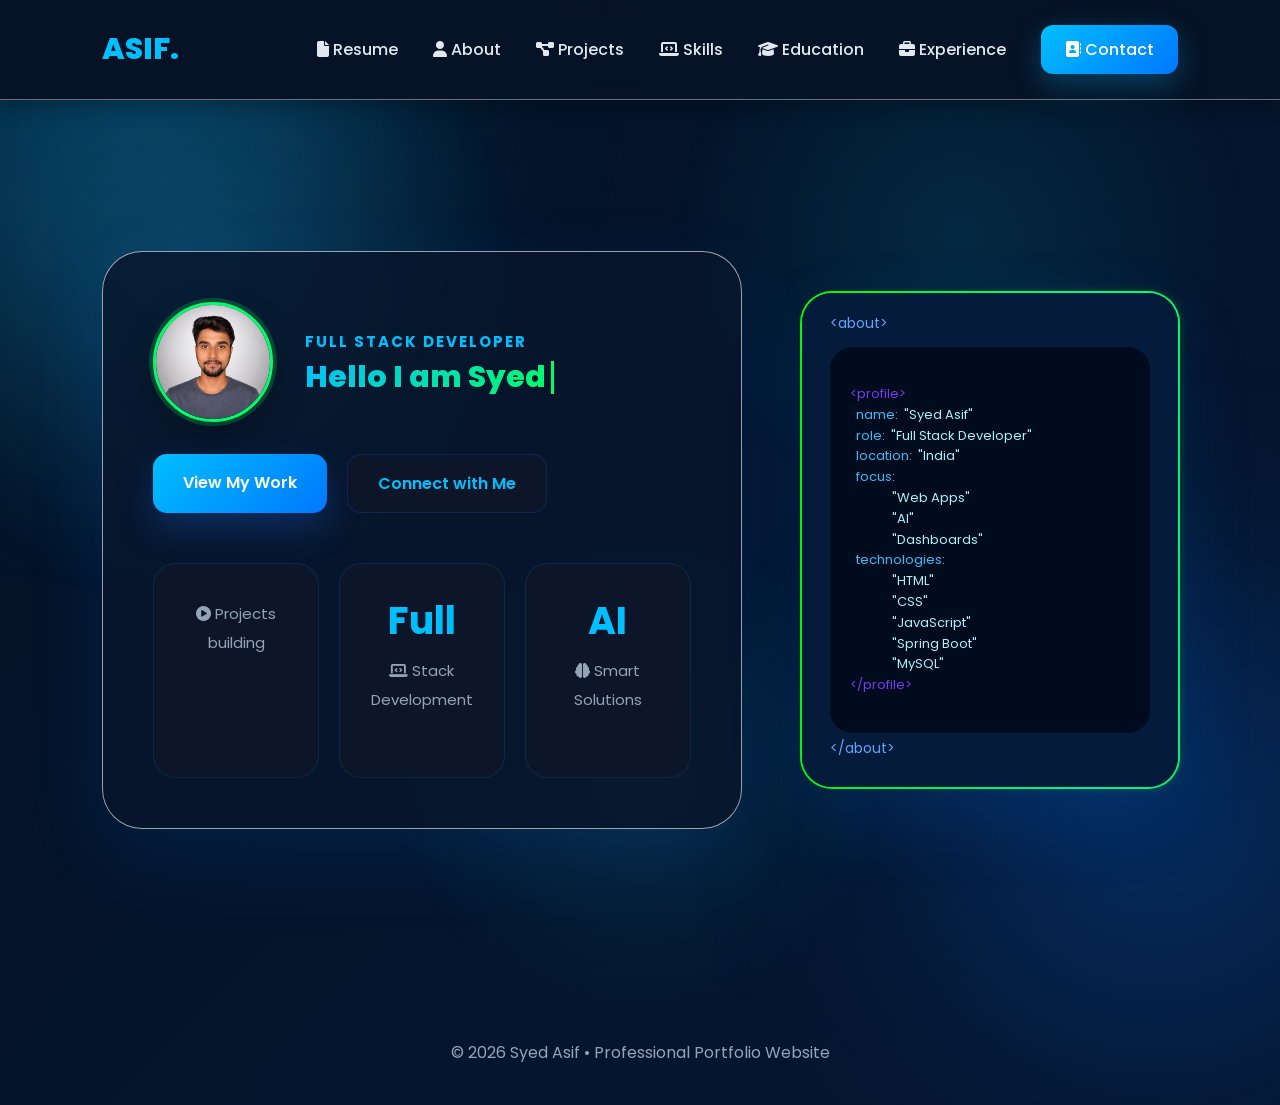
<file: index.html>
<!DOCTYPE html>
<html lang="en">
<head>
<meta charset="UTF-8">
<meta name="viewport" content="width=device-width, initial-scale=1.0, maximum-scale=1.0, user-scalable=yes">
<title>Syed Asif // Portfolio</title>
<link href="https://fonts.googleapis.com/css2?family=Poppins:wght@300;400;500;600;700;800&display=swap" rel="stylesheet">
<link rel="stylesheet" href="portfolio.css">
<link rel="stylesheet"
href="https://cdnjs.cloudflare.com/ajax/libs/font-awesome/6.5.2/css/all.min.css">
</head>
<body>

<nav>
    <div class="logo"> ASIF.</div>
    <div class="nav-links">
        <a href="resume.html"><i class="fa-solid fa-file"></i> Resume</a>
        <a href="about.html"><i class="fa-solid fa-user"></i> About</a>
        <a href="projects/projects.html"><i class="fa-solid fa-diagram-project"></i> Projects</a>
        <a href="skills.html"><i class="fa-solid fa-laptop-code"></i> Skills</a>
        <a href="education.html"><i class="fa-solid fa-graduation-cap"></i> Education</a>
        <a href="experience.html"><i class="fa-solid fa-briefcase"> </i> Experience</a>
        <a href="contact.html" class="contact-btn"><i class="fa-solid fa-address-book"></i> Contact</a>
    </div>
</nav>

<!-- Hero Section with side-by-side cards (mobile friendly) -->
<section class="hero" id="home">
    <div class="hero-wrapper">
        
        <!-- Left Side: Hero Text Card with Circular Profile Image -->
        <div class="hero-card">
            <!-- Profile Image Card: circular image beside name -->
            <div class="profile-row">
                <div class="profile-image-card">
                    <div class="circle-image">
                        <img src="assets/Myimage.jpg" alt="Syed Asif profile portrait">
                    </div>
                </div>
                <div class="hero-headline">
                    <h4>FULL STACK DEVELOPER</h4>
                    <h1><span class="typing-text"></span></h1>
                </div>
            </div>
            <div class="hero-text">
                
                <div class="hero-buttons">
                    <a href="projects.html" class="btn primary-btn">View My Work</a>
                    <a href="contact.html" class="btn secondary-btn">Connect with  Me</a>
                </div>
        
                <div class="stats">
                    <div class="stat-box">
                        <h2></h2>
                        <p><i class="fa-solid fa-circle-play"></i> Projects building</p>
                    </div>
                    <div class="stat-box">
                        <h2>Full</h2>
                        <p> <i class="fa-solid fa-laptop-code"></i> Stack Development</p>
                    </div>
                    <div class="stat-box">
                        <h2>AI</h2>
                        <p><i class="fa-solid fa-brain"></i> Smart Solutions</p>
                    </div>
                </div>
            </div>
        </div>

        <!-- Right Side: Code Detail Card (Separate) -->
        <div class="code-card">
            <div class="hero-code-block">
                <div class="code-header">&lt;about&gt;</div>
                <pre><code>
<span class="token-tag">&lt;profile&gt;</span>
  <span class="token-keyword">name</span><span class="token-punctuation">: </span> <span class="token-string">"Syed Asif"</span>
  <span class="token-keyword">role</span><span class="token-punctuation">: </span> <span class="token-string">"Full Stack Developer"</span>
  <span class="token-keyword">location</span><span class="token-punctuation">: </span> <span class="token-string">"India"</span>
  <span class="token-keyword">focus</span><span class="token-punctuation">: </span>
              <span class="token-string">"Web Apps"</span>
              <span class="token-string">"AI"</span>
              <span class="token-string">"Dashboards"</span>
  <span class="token-keyword">technologies</span><span class="token-punctuation">:</span>
              <span class="token-string">"HTML"</span>
              <span class="token-string">"CSS"</span>
              <span class="token-string">"JavaScript"</span>
              <span class="token-string">"Spring Boot"</span>
              <span class="token-string">"MySQL"</span>
<span class="token-tag">&lt;/profile&gt;</span>
                </code></pre>
                <div class="code-footer">&lt;/about&gt;</div>
            </div>
        </div>

    </div>
            </div>
    </div>
</section>

<footer>
    © 2026 Syed Asif • Professional Portfolio Website
</footer>


<script src="script.js"></script>
<script>
const words = [
    "Hello I am Syed Asif",
    "Developer",
    "Learner",
    "AI Enthusiast"
];

let wordIndex = 0;
let charIndex = 0;
let isDeleting = false;

const typingText = document.querySelector(".typing-text");

function typeEffect() {

    const currentWord = words[wordIndex];

    if (!isDeleting) {
        typingText.textContent =
            currentWord.substring(0, charIndex + 1);
        charIndex++;

        if (charIndex === currentWord.length) {
            isDeleting = true;
            setTimeout(typeEffect, 1500);
            return;
        }
    } else {
        typingText.textContent =
            currentWord.substring(0, charIndex - 1);
        charIndex--;

        if (charIndex === 0) {
            isDeleting = false;
            wordIndex++;

            if (wordIndex >= words.length) {
                wordIndex = 0;
            }
        }
    }

    setTimeout(typeEffect, isDeleting ? 80 : 120);
}

typeEffect();
</script>
</body>
</html>
</file>
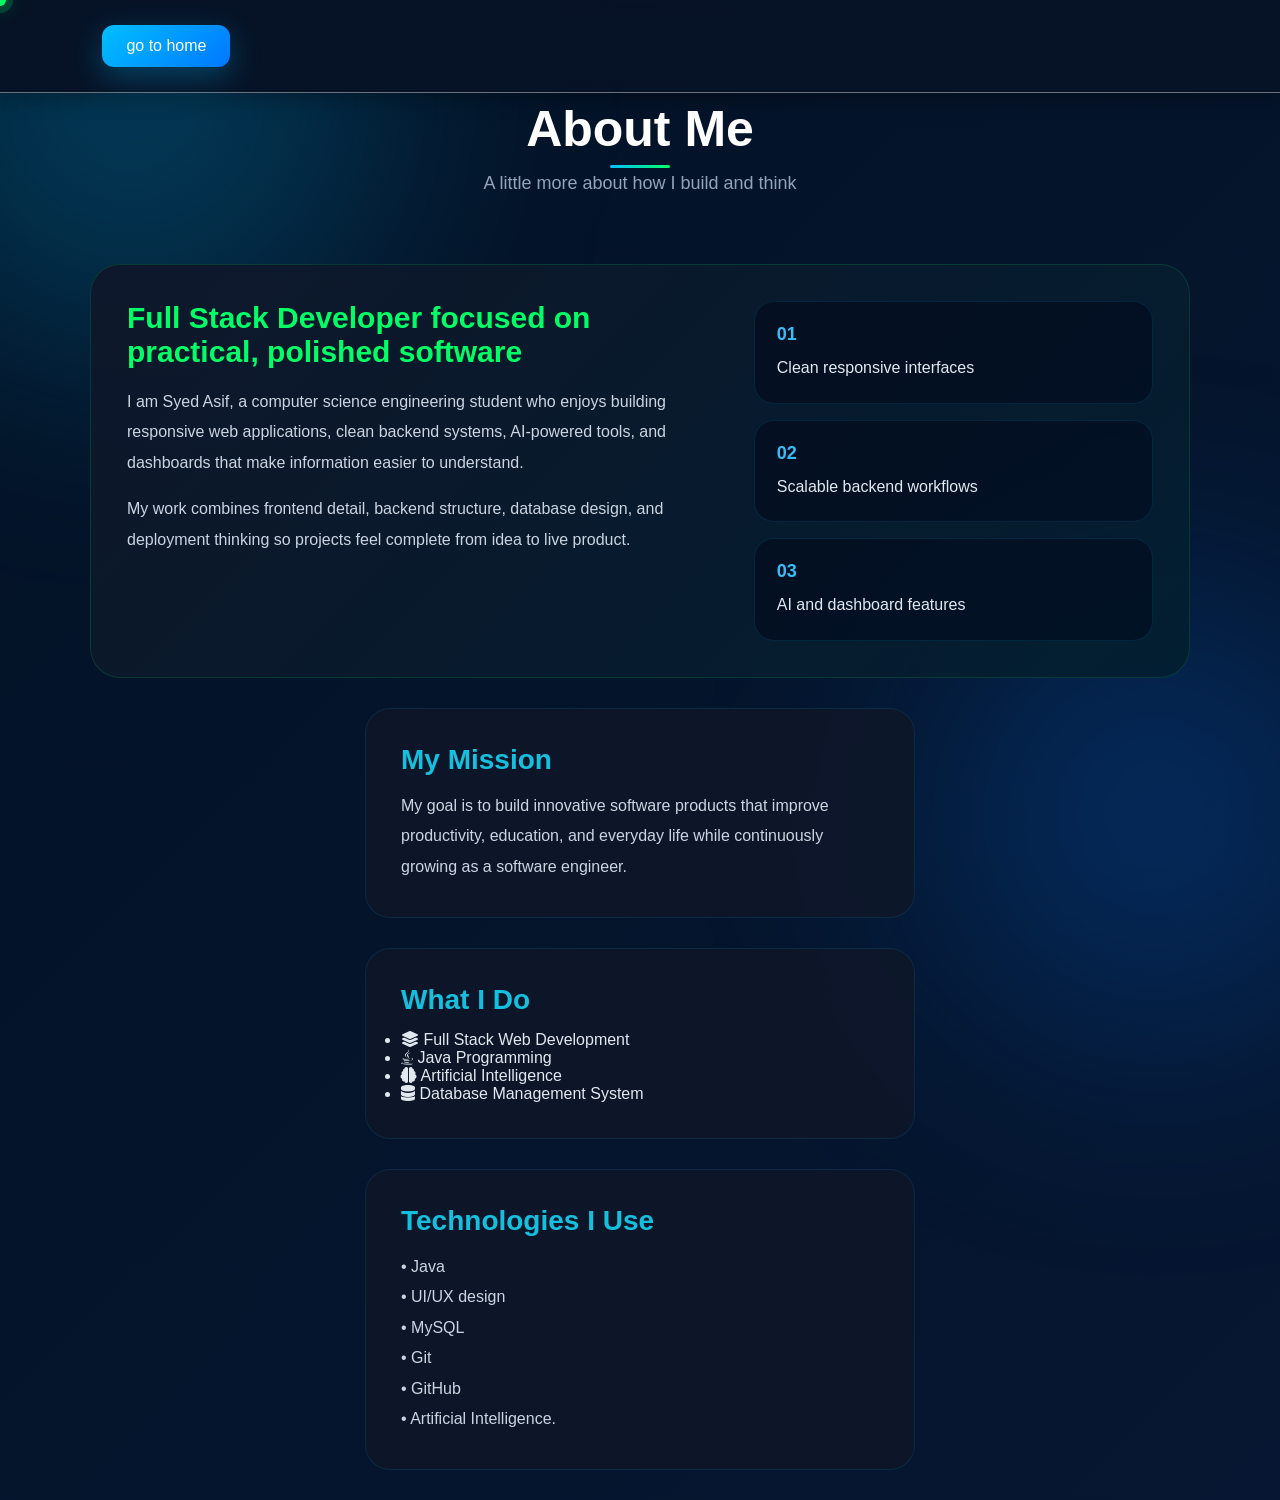
<file: about.html>
<!DOCTYPE html>
<html lang="en">
<head>
    <meta charset="UTF-8">
    <meta name="viewport" content="width=device-width, initial-scale=1.0">
    <title>Portfolio|About</title>
    
    <link rel="stylesheet" href="portfolio.css">
    <link rel="stylesheet"
href="https://cdnjs.cloudflare.com/ajax/libs/font-awesome/6.5.2/css/all.min.css">

</head>

<body>
    <div class="custom-cursor"></div>
     <nav>
      <div class="nav-links">
        <a href="index.html" class="contact-btn">go to home</a>
     </div>
    </nav>
    <div class="section-title">
        <h2>About Me</h2>
        <p>A little more about how I build and think</p>
    </div>
    <div class="about-card">
        <div class="about-content">
            <h3>Full Stack Developer focused on practical, polished software</h3>
            <p>
                I am Syed Asif, a computer science engineering student who enjoys building
                responsive web applications, clean backend systems, AI-powered tools, and
                dashboards that make information easier to understand.
            </p>
            <p>
                My work combines frontend detail, backend structure, database design, and
                deployment thinking so projects feel complete from idea to live product.
            </p>
        </div>
        <div class="about-highlights">
            <div>
                <span>01</span>
                <p>Clean responsive interfaces</p>
            </div>
            <div>
                <span>02</span>
                <p>Scalable backend workflows</p>
            </div>
            <div>
                <span>03</span>
                <p>AI and dashboard features</p>
            </div>
        </div>
    </div>
<div class="about-box">
    <h3>My Mission</h3>
    <p>
        My goal is to build innovative software products that improve productivity, education, and everyday life while continuously growing as a software engineer.
    </p>
</div>
<div class="about-box">
    <h3>What I Do</h3>
    <ul>
        
        <li><i class="fa-solid fa-layer-group"></i>  Full Stack Web Development</li>
        
        <li><i class="fa-brands fa-java"></i>  Java Programming</li>
        
        <li><i class="fa-solid fa-brain"></i> Artificial Intelligence</li>
        
        <li><i class="fa-solid fa-database"></i> Database Management System</li>
    </ul>
</div>
<div class="about-box">
    <h3>Technologies I Use</h3>
    <p>
       • Java <br>• UI/UX design <br>• MySQL <br>• Git <br>• GitHub <br>•  Artificial Intelligence.
    </p>
</div>
    <script>
const cursor = document.querySelector('.custom-cursor');

document.addEventListener('mousemove', (e) => {
    cursor.style.left = e.clientX + 'px';
    cursor.style.top = e.clientY + 'px';
});

document.addEventListener('mouseleave', () => {
    cursor.classList.add('is-hidden');
});

document.addEventListener('mouseenter', () => {
    cursor.classList.remove('is-hidden');
});

</script>

</body>
</html>
</file>
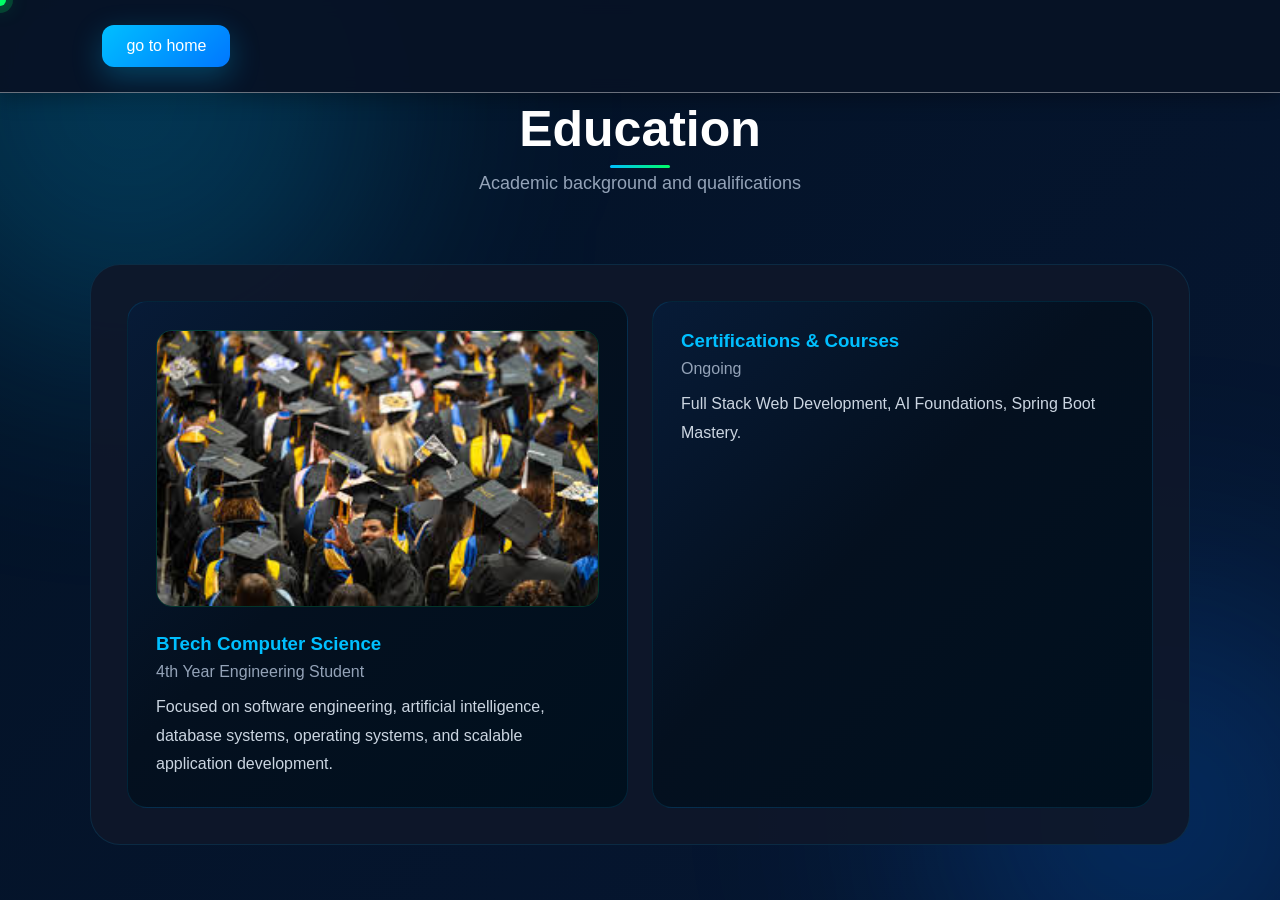
<file: education.html>
<!DOCTYPE html>
<html lang="en">
<head>
    <meta charset="UTF-8">
    <meta name="viewport" content="width=device-width, initial-scale=1.0">
    <title>Portfolio | Education</title>
    <link rel="stylesheet" href="portfolio.css">
</head>
<body>
    

    <div class="custom-cursor"></div> 
     <nav>
      <div class="nav-links">
        <a href="index.html" class="contact-btn">go to home</a>
     </div>
    </nav>
    <div class="section-title">
        <h2>Education</h2>
        <p>Academic background and qualifications</p>
    </div>
    <div class="education-box">
        <div class="education-grid">
            <div class="education-card">
                <img src="assets/education.jpg" alt="Computer science education illustration" class="education-image" onerror="this.style.display='none'">
                <h3>BTech Computer Science</h3>
                <span>4th Year Engineering Student</span>
                <p>
                    Focused on software engineering, artificial intelligence,
                    database systems, operating systems, and scalable application development.
                </p>
            </div>
            <div class="education-card">
                <h3>Certifications & Courses</h3>
                <span>Ongoing</span>
                <p>
                    Full Stack Web Development, AI Foundations, Spring Boot Mastery.
                </p>
            </div>
        </div>
    </div>
    <script>    
const cursor = document.querySelector('.custom-cursor');

document.addEventListener('mousemove', (e) => {
    cursor.style.left = e.clientX + 'px';
    cursor.style.top = e.clientY + 'px';
});

document.addEventListener('mouseleave', () => {
    cursor.classList.add('is-hidden');
});

document.addEventListener('mouseenter', () => {
    cursor.classList.remove('is-hidden');
});
</script>


</body>
</html>
</file>
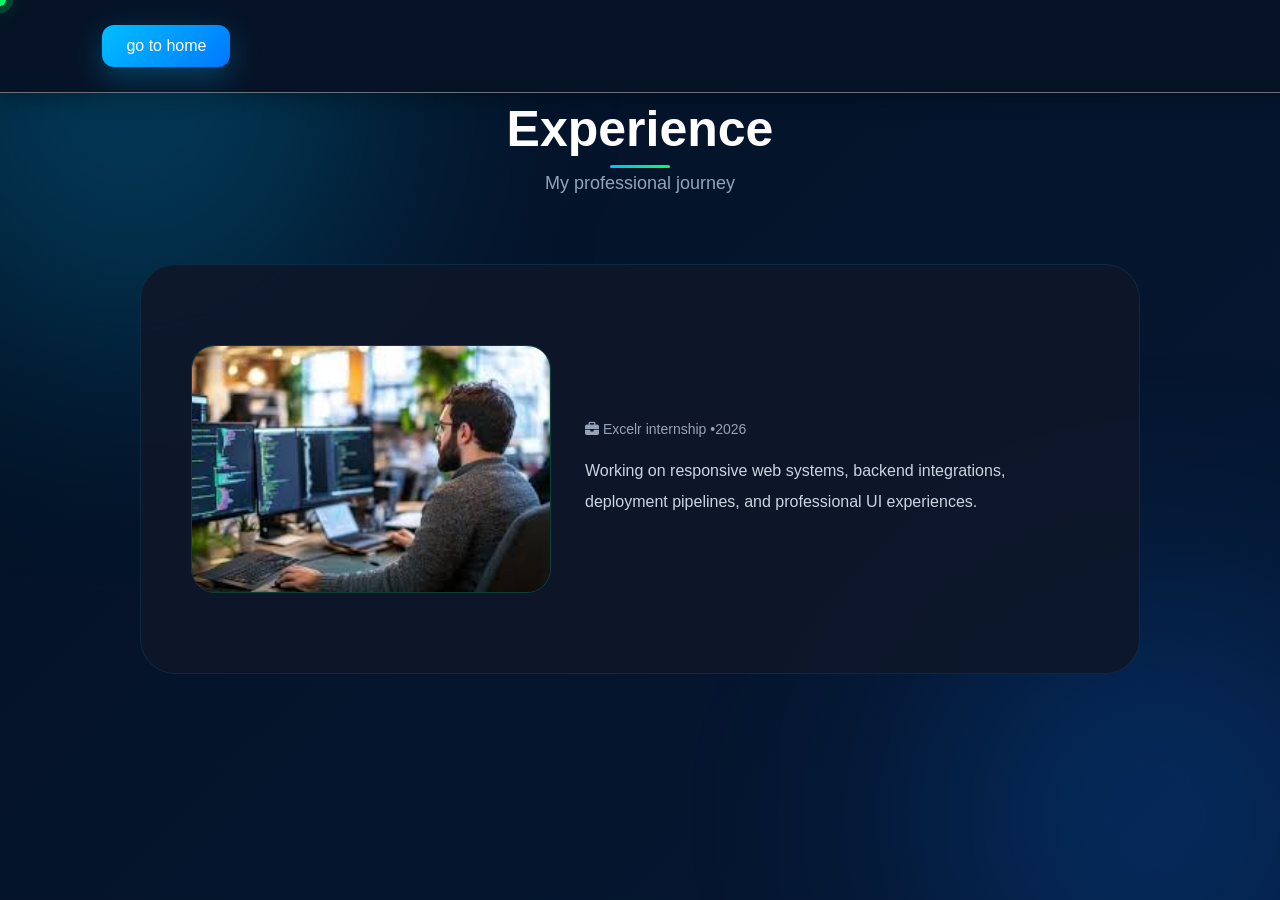
<file: experience.html>
<!DOCTYPE html>
<html lang="en">
<head>
    <meta charset="UTF-8">
    <meta name="viewport" content="width=device-width, initial-scale=1.0">
    <title>portfolio | experience</title>
    <link rel="stylesheet" href="portfolio.css">
    <link rel="stylesheet"
    href="https://cdnjs.cloudflare.com/ajax/libs/font-awesome/6.5.2/css/all.min.css">
</head>
<body>
    
    <div class="custom-cursor"></div>
     <nav>
      <div class="nav-links">
        <a href="index.html" class="contact-btn">go to home</a>
     </div>
    </nav>
    <div class="section-title">
        <h2>Experience</h2>
        <p>My professional journey</p>
    </div>
    <div class="experience-box">
        <div class="exp-item">
            <img src="assets/experience.jpg" alt="Developer workspace illustration" class="exp-image" onerror="this.style.display='none'">
            <div class="exp-content">
                <span><i class="fa-solid fa-briefcase"> </i> Excelr internship •2026</span>
                <p>
                    Working on responsive web systems, backend integrations,
                    deployment pipelines, and professional UI experiences.
                </p>
            </div>
        </div>
    </div>
<script>    
const cursor = document.querySelector('.custom-cursor');

document.addEventListener('mousemove', (e) => {
    cursor.style.left = e.clientX + 'px';
    cursor.style.top = e.clientY + 'px';
});

document.addEventListener('mouseleave', () => {
    cursor.classList.add('is-hidden');
});

document.addEventListener('mouseenter', () => {
    cursor.classList.remove('is-hidden');
});
</script>


</body>

</html>
</file>
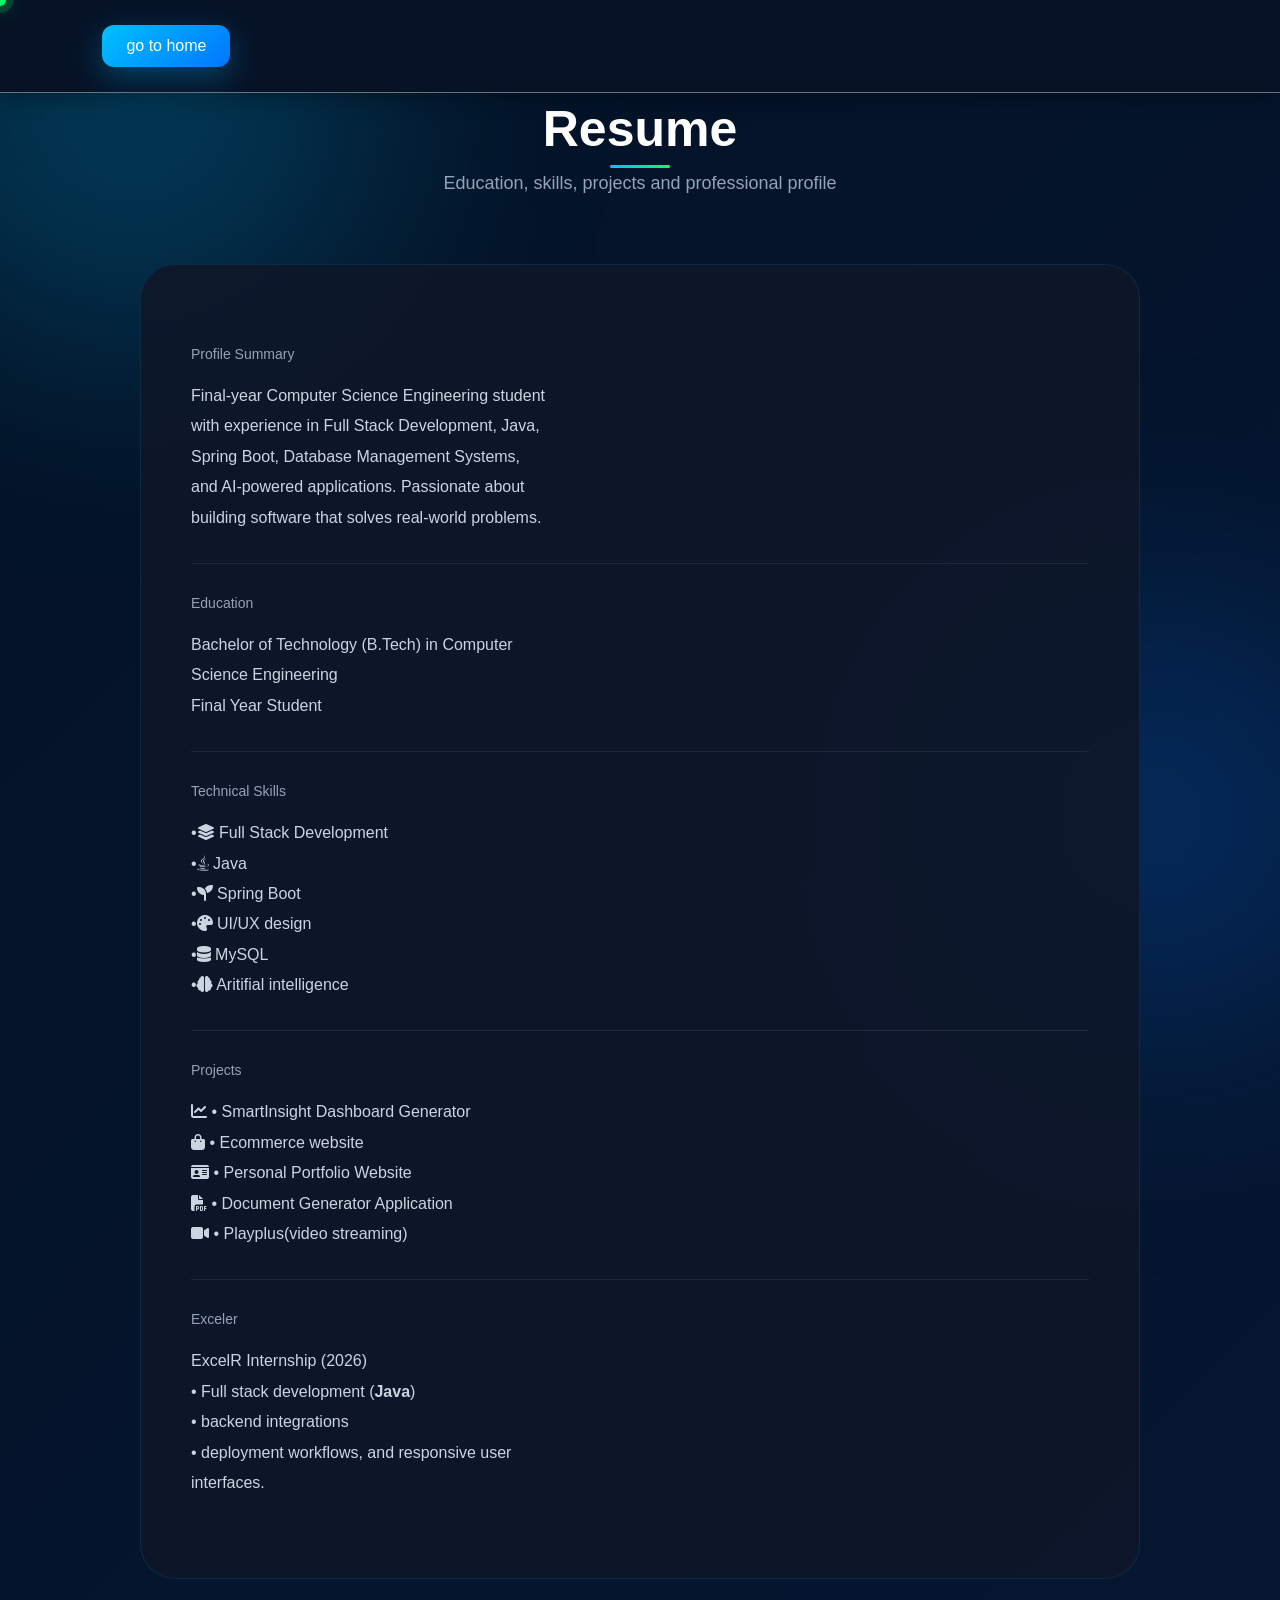
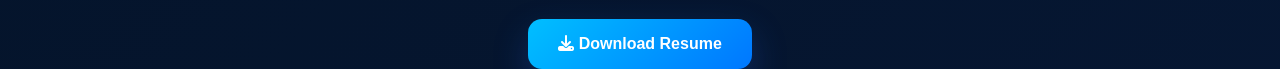
<file: resume.html>
<!DOCTYPE html>
<html lang="en">
<head>
    <meta charset="UTF-8">
    <meta name="viewport" content="width=device-width, initial-scale=1.0">
    <title>Portfolio | Resume</title>
    <link rel="stylesheet" href="portfolio.css">
    <link rel="stylesheet"
    href="https://cdnjs.cloudflare.com/ajax/libs/font-awesome/6.5.2/css/all.min.css">
</head>
<body>

<div class="custom-cursor"></div>

<nav>
    <div class="nav-links">
        <a href="index.html" class="contact-btn">go to home</a>
    </div>
</nav>

<div class="section-title">
    <h2>Resume</h2>
    <p>Education, skills, projects and professional profile</p>
</div>

<div class="experience-box">

    <div class="exp-item">
        <div class="exp-content">
            <span>Profile Summary</span>
            <p>
                Final-year Computer Science Engineering student with
                experience in Full Stack Development, Java, Spring Boot,
                Database Management Systems, and AI-powered applications.
                Passionate about building software that solves real-world problems.
            </p>
        </div>
    </div>

    <div class="exp-item">
        <div class="exp-content">
            <span>Education</span>
            <p>
                Bachelor of Technology (B.Tech) in Computer Science Engineering
                <br>
                Final Year Student
            </p>
        </div>
    </div>

    <div class="exp-item">
        <div class="exp-content">
            <span>Technical Skills</span>
            <p>
                •<i class="fa-solid fa-layer-group"></i> Full Stack Development<br>•<i class="fa-brands fa-java"></i> Java <br>•<i class="fa-solid fa-seedling"></i> Spring Boot  <br>•<i class="fa-solid fa-palette"></i> UI/UX design <br>•<i class="fa-solid fa-database"></i> MySQL <br> •<i class="fa-solid fa-brain"></i> Aritifial intelligence
            </p>
        </div>
    </div>

    <div class="exp-item">
        <div class="exp-content">
            <span>Projects</span>
            <p>
                <i class="fa-solid fa-chart-line"></i>
                •   SmartInsight Dashboard Generator
                <br>
                <i class="fa-solid fa-bag-shopping"></i>
                • Ecommerce website
                <br>
                <i class="fa-solid fa-id-card"></i>
                • Personal Portfolio Website
                <br>
                <i class="fa-solid fa-file-pdf"></i>
                • Document Generator Application
                <br>
                <i class="fa-solid fa-video"></i>
                • Playplus(video streaming)
            </p>
        </div>
    </div>

    <div class="exp-item">
        <div class="exp-content">
            <span>Exceler</span>
            <p>
                ExcelR Internship (2026)
                <br>
                • Full stack development (<b>Java</b>)<br>• backend integrations<br>
                • deployment workflows, and responsive user interfaces.
            </p>
        </div>
    </div>

</div>

<div style="text-align:center; margin-top:40px;">
    <a href="assets/Resume.pdf" class="btn primary-btn" download>
         
       <i class="fa-solid fa-download"></i> Download Resume
    </a>
</div>

<script>
const cursor = document.querySelector('.custom-cursor');

document.addEventListener('mousemove', (e) => {
    cursor.style.left = e.clientX + 'px';
    cursor.style.top = e.clientY + 'px';
});

document.addEventListener('mouseleave', () => {
    cursor.classList.add('is-hidden');
});

document.addEventListener('mouseenter', () => {
    cursor.classList.remove('is-hidden');
});
</script>



</body>
</html>
</file>
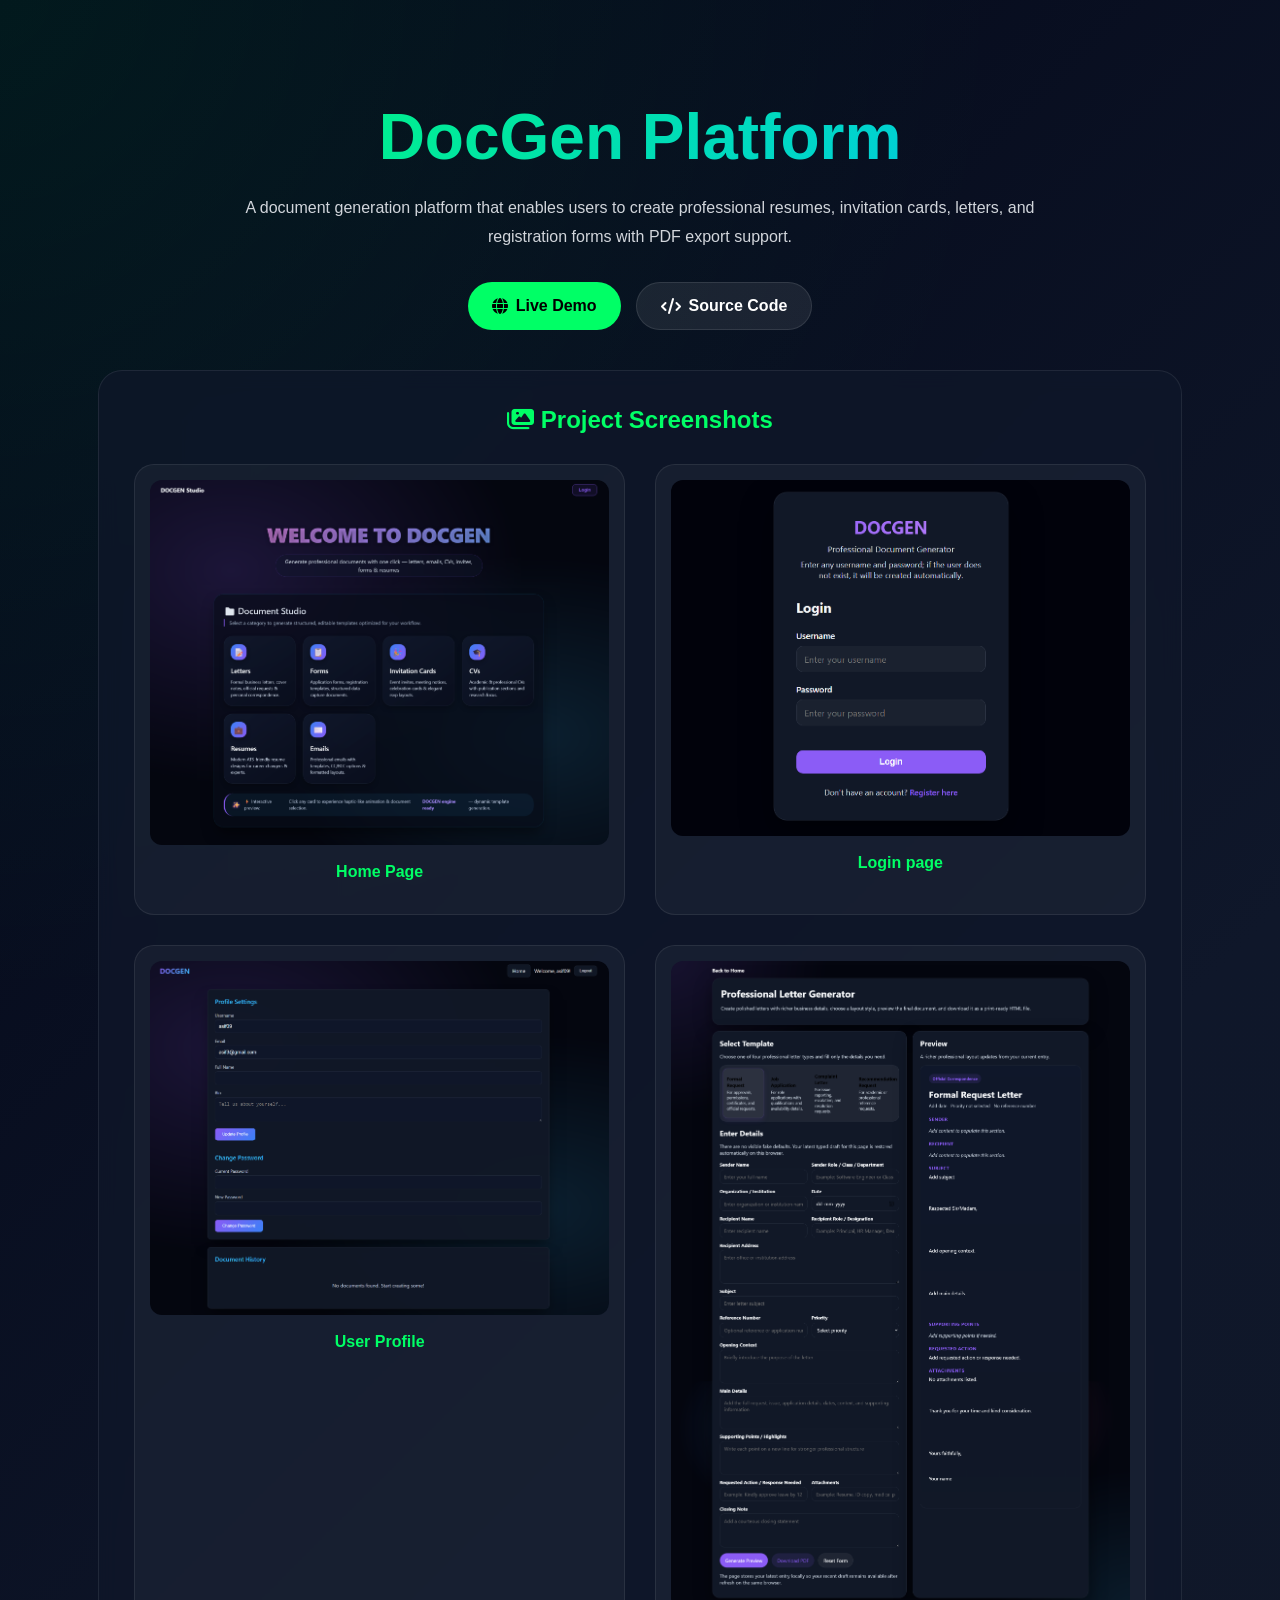
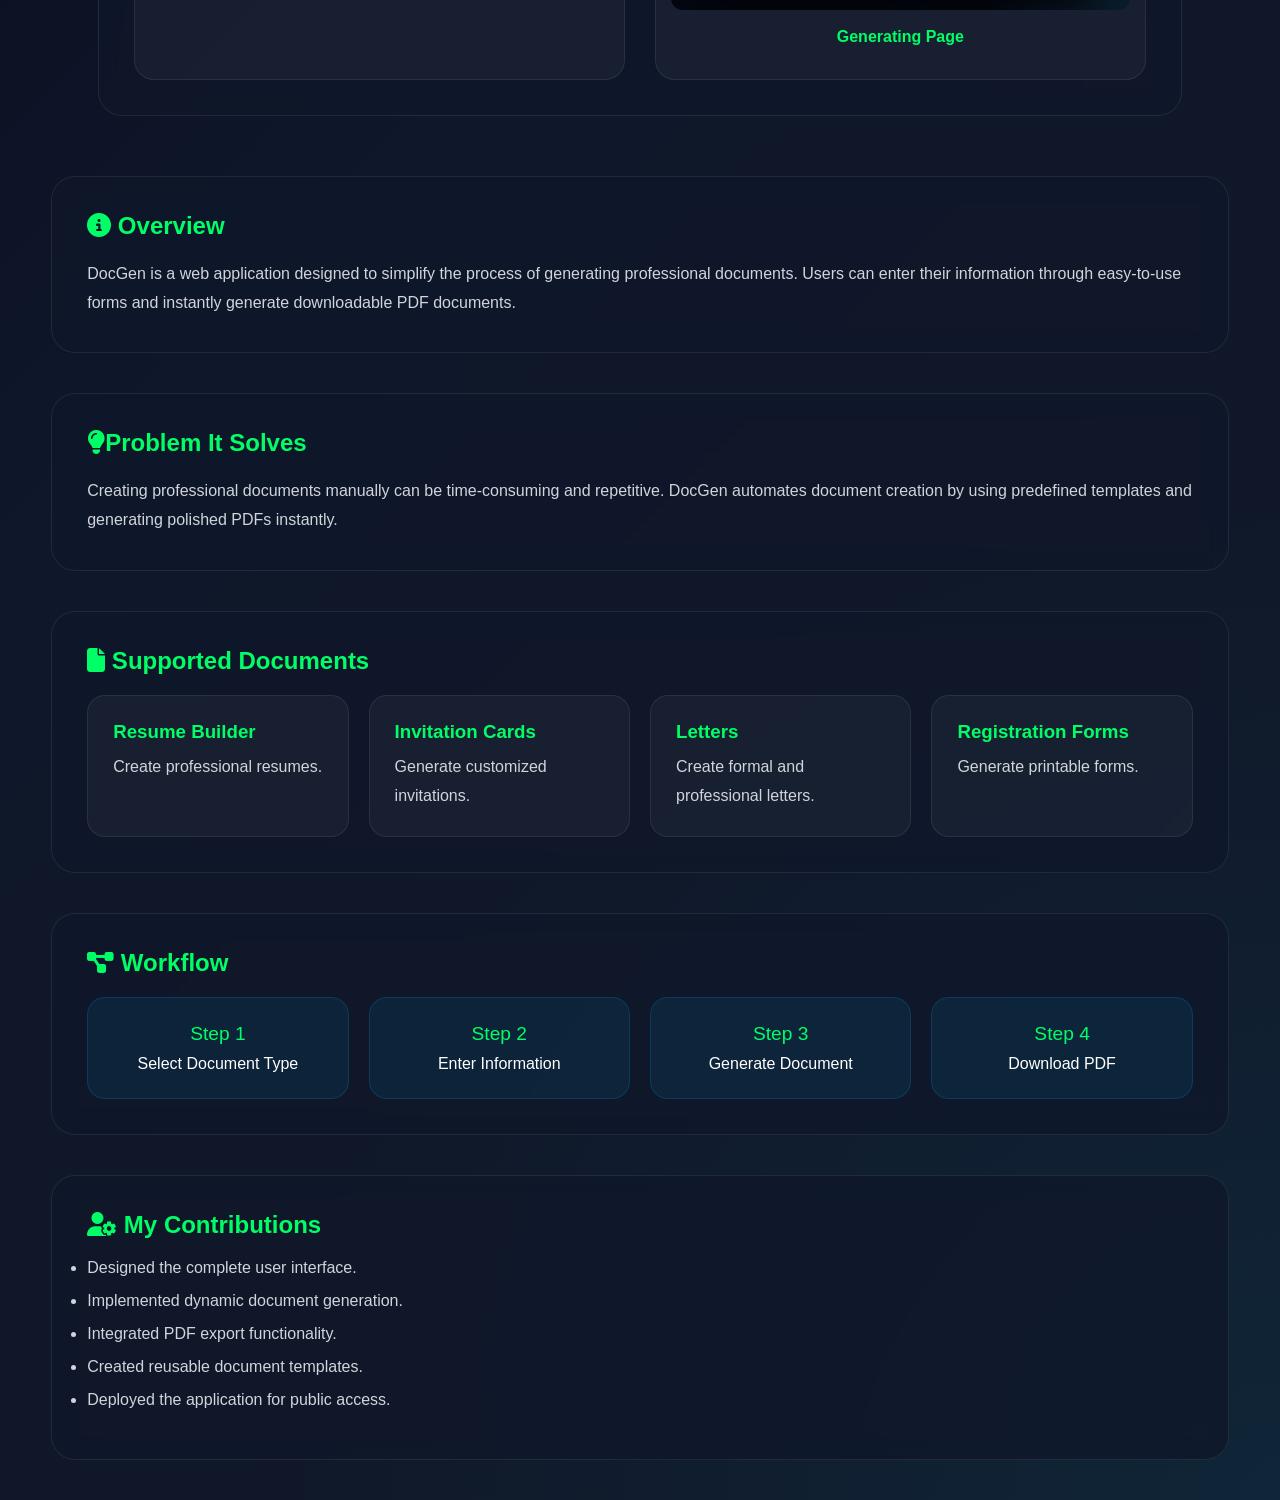
<file: projects/docgen.html>
<html>
    <head>
        <title>Portfolio|Projects</title>
        <meta name="viewport" content="width=device-width, initial-scale=1.0">
        <link rel="stylesheet" href="docgen.css">
        <link rel="stylesheet"
       href="https://cdnjs.cloudflare.com/ajax/libs/font-awesome/6.5.2/css/all.min.css">

    </head>
    <body>
        <section class="project-hero">
    <h1>DocGen Platform</h1>

    <p>
        A document generation platform that enables users to create
        professional resumes, invitation cards, letters, and
        registration forms with PDF export support.
    </p>

    <div class="project-links">
        <a href="https://docgen-get-your-document.onrender.com/"
           target="_blank"
           class="project-btn live-btn">
              <i class="fa-solid fa-globe"></i> 
 
           Live Demo
        </a>

        <a href="https://github.com/Syedasif689/docgen-get-your-document/tree/main"
           target="_blank"
           class="project-btn github-btn">
           <i class="fa-solid fa-code"></i>
            Source Code
        </a>
    </div>
    <section class="project-section">
    <h2><i class="fa-solid fa-images"></i> Project Screenshots</h2>

    <div class="screenshots-container">

        <div class="screenshot-card">
            <img src="../assets/docgen/home.png" alt="Home">
            <h3>Home Page</h3>
        </div>

        <div class="screenshot-card">
            <img src="../assets/docgen/login.png" alt="Login">
            <h3>Login page</h3>
        </div>

        <div class="screenshot-card">
            <img src="../assets/docgen/profile.png" alt="Profile">
            <h3>User Profile</h3>
        </div>
        <div class="screenshot-card">
            <img src="../assets/docgen/userdetailes.png" alt="User Details">
            <h3>Generating Page</h3>
        </div>


    </div>
</section>
</section>
<section class="project-section">
    
    <h2> <i class="fa-solid fa-circle-info"></i> Overview</h2>

    <p>
        DocGen is a web application designed to simplify the process
        of generating professional documents. Users can enter their
        information through easy-to-use forms and instantly generate
        downloadable PDF documents.
    </p>
</section>
<section class="project-section">
    <h2> <i class="fa-solid fa-lightbulb"></i>Problem It Solves</h2>

    <p>
        Creating professional documents manually can be time-consuming
        and repetitive. DocGen automates document creation by using
        predefined templates and generating polished PDFs instantly.
    </p>
</section>
<section class="project-section">
    <h2><i class="fa-solid fa-file"></i> Supported Documents</h2>

    <div class="features-grid">

        <div class="feature-card">
            <h3>Resume Builder</h3>
            <p>Create professional resumes.</p>
        </div>

        <div class="feature-card">
            <h3>Invitation Cards</h3>
            <p>Generate customized invitations.</p>
        </div>

        <div class="feature-card">
            <h3>Letters</h3>
            <p>Create formal and professional letters.</p>
        </div>

        <div class="feature-card">
            <h3>Registration Forms</h3>
            <p>Generate printable forms.</p>
        </div>

    </div>
</section>
     <section class="project-section">
    <h2>        <i class="fa-solid fa-diagram-project"></i>
   Workflow</h2>

    <div class="workflow">

        <div class="workflow-step">
            <span>Step 1</span>
            Select Document Type
        </div>

        <div class="workflow-step">
            <span>Step 2</span>
            Enter Information
        </div>

        <div class="workflow-step">
            <span>Step 3</span>
            Generate Document
        </div>

        <div class="workflow-step">
            <span>Step 4</span>
            Download PDF
        </div>

    </div>
</section>
     <section class="project-section">
    <h2>        <i class="fa-solid fa-user-gear"></i>
My Contributions</h2>

    <ul class="contribution-list">
        <li>Designed the complete user interface.</li>
        <li>Implemented dynamic document generation.</li>
        <li>Integrated PDF export functionality.</li>
        <li>Created reusable document templates.</li>
        <li>Deployed the application for public access.</li>
    </ul>
</section>

</body>
</html>
</file>
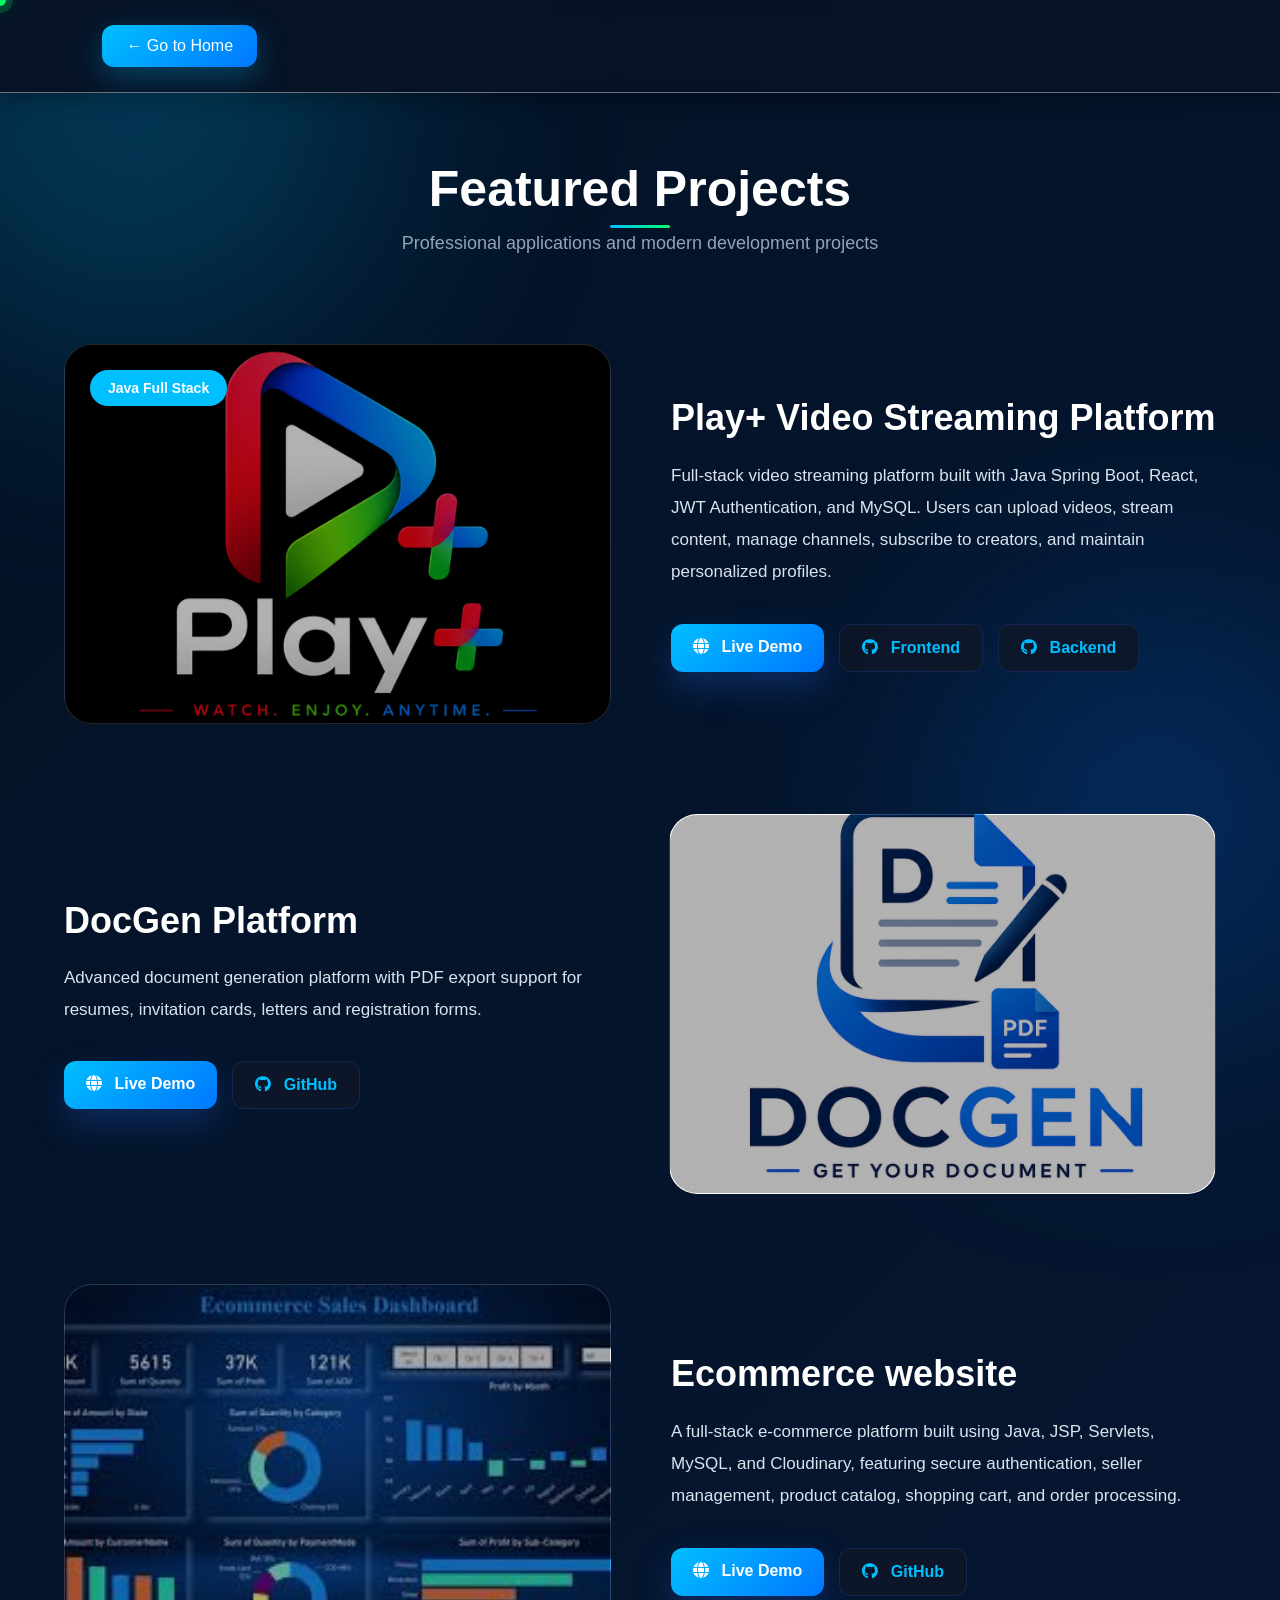
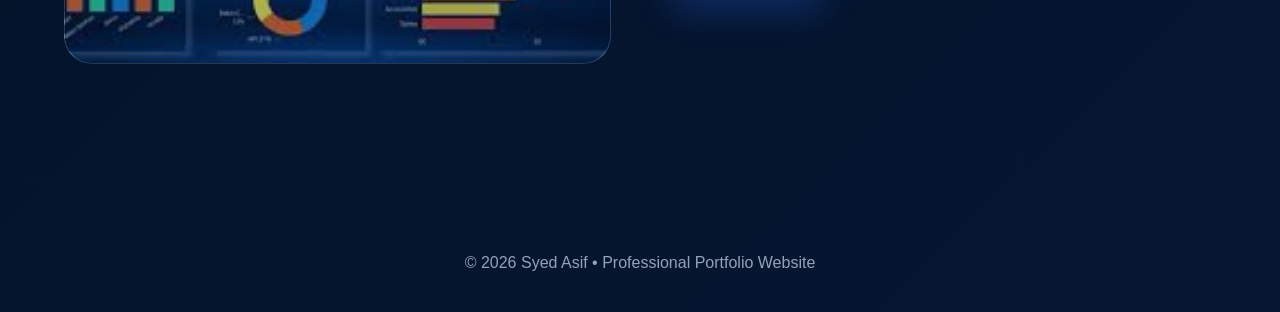
<file: projects/projects.html>
<!DOCTYPE html>
<html lang="en">
<head>
    <meta charset="UTF-8">
    <meta name="viewport" content="width=device-width, initial-scale=1.0">
    <title>Portfolio | Projects</title>
    <link rel="stylesheet" href="projects.css">
    <link rel="stylesheet" href="../portfolio.css">
    <link rel="stylesheet"
href="https://cdnjs.cloudflare.com/ajax/libs/font-awesome/6.5.2/css/all.min.css">
</head>
<body>
    <div class="custom-cursor"></div>
    
    <nav>
        <div class="nav-links">
            <a href="../index.html" class="contact-btn">← Go to Home</a>
        </div>
    </nav>
    
    <section class="projects-section">

    <div class="section-title">
        <h2>Featured Projects</h2>
        <p>Professional applications and modern development projects</p>
    </div>

    <!-- ================= PLAY+ ================= -->

    <div class="project-row">

        <!-- Left Side -->
        <div class="project-card project-card-playplus"
             onclick="window.location.href='playplus.html'">

            <span class="project-badge">Java Full Stack</span>

        </div>

        <!-- Right Side -->
        <div class="project-info">

            <h3>Play+ Video Streaming Platform</h3>

            <p>
                Full-stack video streaming platform built with Java Spring Boot,
                React, JWT Authentication, and MySQL. Users can upload videos,
                stream content, manage channels, subscribe to creators,
                and maintain personalized profiles.
            </p>

            <div class="project-actions">

                <a href="https://play-plus-enter.vercel.app/"
                   target="_blank"
                   class="btn primary-btn">

                    <i class="fa-solid fa-globe"></i>
                    Live Demo

                </a>

                <a href="https://github.com/Syedasif689/Playplus_frontend"
                   target="_blank"
                   class="btn secondary-btn">

                    <i class="fa-brands fa-github"></i>
                    Frontend

                </a>

                <a href="https://github.com/Syedasif689/Playplus_backend"
                   target="_blank"
                   class="btn secondary-btn">

                    <i class="fa-brands fa-github"></i>
                    Backend

                </a>

            </div>

        </div>

    </div>



    <!-- ================= DOCGEN ================= -->

    <div class="project-row reverse">

        <!-- Left Side -->
        <div class="project-card project-card-Docgen1"
             onclick="window.location.href='docgen.html'">

        </div>

        <!-- Right Side -->
        <div class="project-info">

            <h3>DocGen Platform</h3>

            <p>
                Advanced document generation platform with PDF export support
                for resumes, invitation cards, letters and registration forms.
            </p>

            <div class="project-actions">

                <a href="https://docgen-get-your-document.onrender.com/"
                   target="_blank"
                   class="btn primary-btn">

                    <i class="fa-solid fa-globe"></i>
                    Live Demo

                </a>

                <a href="https://github.com/Syedasif689/docgen-get-your-document"
                   target="_blank"
                   class="btn secondary-btn">

                    <i class="fa-brands fa-github"></i>
                    GitHub

                </a>

            </div>

        </div>

    </div>



    <!-- ================= Ecommerce ================= -->

    <div class="project-row">

        <!-- Left Side -->
        <div class="project-card project-card-dashboard"
             onclick="window.location.href='ECommerce.html'">

        </div>

        <!-- Right Side -->
        <div class="project-info">

            <h3>Ecommerce website</h3>

            <p>
               A full-stack e-commerce platform built using Java, JSP, Servlets, MySQL, and Cloudinary, featuring secure authentication,
                seller management, product catalog, shopping cart, and order processing.
            </p>

            <div class="project-actions">

                <a href="https://ecommerce-8w92.onrender.com"
                   target="_blank"
                   class="btn primary-btn">

                    <i class="fa-solid fa-globe"></i>
                    Live Demo

                </a>

                <a href="https://github.com/Syedasif689/Ecommerce"
                   target="_blank"
                   class="btn secondary-btn">

                    <i class="fa-brands fa-github"></i>
                    GitHub

                </a>

            </div>

        </div>

    </div>

</section>

    <script>
        const cursor = document.querySelector('.custom-cursor');

        document.addEventListener('mousemove', (e) => {
            cursor.style.left = e.clientX + 'px';
            cursor.style.top = e.clientY + 'px';
        });

        document.addEventListener('mouseleave', () => {
            cursor.classList.add('is-hidden');
        });

        document.addEventListener('mouseenter', () => {
            cursor.classList.remove('is-hidden');
        });
    </script>
    
    <footer>
        <p>© 2026 Syed Asif • Professional Portfolio Website</p>
    </footer>
</body>
</html>
</file>
<file: portfolio.css>
* {
    margin: 0;
    padding: 0;
    box-sizing: border-box;
    font-family: 'Poppins', sans-serif;
    cursor: none;
}
html{
    scroll-behavior:smooth;
}

html, body {
    margin: 0;
    padding: 0;
    overflow-x: hidden;
    width: 100%;
}

a,
button,
.btn,
.contact-link,
.nav-links a,
.project-card,
.skill-card,
.education-card,
.contact-card,
.about.html,

.exp-item {
    cursor: none;
}

.custom-cursor {
    position: fixed;
    top: 0;
    left: 0;
    width: 12px;
    height: 12px;
    border-radius: 50%;
    background: #00ff66;
    box-shadow: 0 0 0 7px rgba(0, 255, 102, 0.18), 0 0 22px rgba(0, 255, 102, 0.45);
    pointer-events: none;
    z-index: 1000000;
    transform: translate(-50%, -50%);
    transition: opacity 0.2s ease, width 0.2s ease, height 0.2s ease, box-shadow 0.2s ease, transform 0.2s ease;
}

.custom-cursor.is-scrolling {
    width: 12px;
    height: 12px;
    border-radius: 50%;
    background: #00ff66;
    box-shadow: 0 0 0 9px rgba(0, 255, 102, 0.13), 0 0 28px rgba(0, 255, 102, 0.55);
}

.custom-cursor.is-pointer {
    width: 16px;
    height: 20px;
    border-radius: 0;
    background: #00ff66;
    box-shadow: 0 0 18px rgba(0, 255, 102, 0.55);
    clip-path: polygon(0 0, 0 17px, 5px 13px, 8px 20px, 12px 18px, 8px 12px, 15px 12px);
    transform: translate(0, 0);
}

.custom-cursor.is-hidden {
    opacity: 0;
}

body {
    background: linear-gradient(135deg, #031225 0%, #071836 33%, #0b2a62 66%, #071225 100%);
    background-size: 400% 400%;
    animation:none;
    color: #111827;
    padding-top: 100px;
    position: relative;
    overflow-x: hidden;
    width: 100%;
}

@keyframes pageFlow {
    0% { background-position: 0% 50%; }
    25% { background-position: 25% 50%; }
    50% { background-position: 50% 50%; }
    75% { background-position: 75% 50%; }
    100% { background-position: 100% 50%; }
}

body::before {
    content: '';
    position: fixed;
    width: 500px;
    height: 500px;
    background: rgba(0, 191, 255, 0.22);
    filter: blur(120px);
    border-radius: 50%;
    top: -150px;
    left: -120px;
    z-index: -1;
    pointer-events: none;
}
.project-btn i{
    margin-right:8px;
}
body::after {
    content: '';
    position: fixed;
    width: 450px;
    height: 450px;
    background: rgba(0, 119, 255, 0.22);
    filter: blur(120px);
    border-radius: 50%;
    bottom: -140px;
    right: -100px;
    z-index: -1;
    pointer-events: none;
}

/* ========== FIXED NAVBAR ========== */
nav {
    position: fixed;
    top: 0;
    left: 0;
    right: 0;
    width: 100%;
    padding: 25px 8%;
    display: flex;
    justify-content: space-between;
    align-items: center;
    z-index: 999999;
    backdrop-filter: blur(8px);
    background: rgba(7, 18, 37, 0.95);
    border-bottom: 1px solid rgba(255, 255, 255, 0.4);
    box-shadow: 0 5px 20px rgba(0, 0, 0, 0.3);
    flex-wrap: wrap;
}

.logo {
    font-size: 30px;
    font-weight: 800;
    color: #00bfff;
    transition: color 0.3s ease;
}

.logo:hover {
    color: #00ff66;
}

.nav-links {
    display: flex;
    gap: 35px;
    align-items: center;
    flex-wrap: wrap;
}

.nav-links a {
    text-decoration: none;
    color: #e2e8f0;
    font-weight: 500;
    transition: color 0.3s ease;
    white-space: nowrap;
    position: relative;
}

.nav-links a::after {
    content: '';
    position: absolute;
    bottom: -5px;
    left: 0;
    width: 0;
    height: 2px;
    background: linear-gradient(90deg, #00bfff, #00ff66);
    transition: width 0.3s ease;
}

.nav-links a:hover::after {
    width: 100%;
}

.nav-links a:hover {
    color: #00bfff;
}
.typing-text{
    color:#00ff66;
    border-right:3px solid #00ff66;
    padding-right:5px;
    animation:blink 0.8s infinite;
}

@keyframes blink{
    50%{
        border-color:transparent;
    }
}
.contact-btn {
    background: linear-gradient(135deg, #00bfff, #0077ff);
    color: white !important;
    padding: 12px 24px;
    border-radius: 12px;
    box-shadow: 0 10px 30px rgba(0, 191, 255, 0.28);
}

.contact-btn::after {
    display: none;
}

/* ========== HERO SECTION ========== */
.hero {
    min-height: 100vh;
    display: flex;
    align-items: center;
    justify-content: center;
    padding: 60px 8% 80px;
    position: relative;
    overflow: hidden;
    width: 100%;
  
}

.hero::before {
    content: '';
    position: absolute;
    inset: 0;
    background: radial-gradient(circle at 15% 20%, rgba(56, 189, 248, 0.2), transparent 26%),
                radial-gradient(circle at 75% 15%, rgba(6, 182, 212, 0.16), transparent 24%),
                radial-gradient(circle at 50% 75%, rgba(34, 211, 238, 0.12), transparent 28%);
    opacity: 0.85;
    z-index: 0;
    pointer-events: none;
}

.hero-wrapper {
    width: 100%;
    max-width: 1400px;
    display: flex;
    align-items: center;
    justify-content: space-between;
    gap: 60px;
    position: relative;
    z-index: 1;
}

/* Hero Text Card */
.hero-card {
    flex: 1;
    background: rgba(8, 23, 45, 0.82);
    border: 1px solid rgba(255, 255, 255, 0.6);
    border-radius: 40px;
    backdrop-filter: blur(10px);
    padding: 50px;
    box-shadow: 0 30px 80px rgba(0, 119, 255, 0.12);
    transition: transform 0.4s ease, box-shadow 0.4s ease;
      scroll-behavior: smooth;
}

.hero-card:hover {
    transform: translateY(-5px);
    box-shadow: 0 40px 100px rgba(0, 119, 255, 0.2);
}

/* ========== PROFILE ROW - STABLE LAYOUT ========== */
.profile-row {
    display: flex;
    align-items: center;
    gap: 2rem;
    margin-bottom: 2rem;
    flex-wrap: wrap;
}

.profile-image-card {
    flex-shrink: 0;
}

.circle-image {
    width: 120px;
    height: 120px;
    border-radius: 50%;
    overflow: hidden;
    border: 3px solid #00ff66;
    box-shadow: 0 0 0 4px rgba(0, 255, 102, 0.2), 0 15px 35px rgba(0, 0, 0, 0.3);
    transition: all 0.4s ease;
    background: linear-gradient(135deg, #0b2a62, #031225);
}

.circle-image:hover {
    transform: scale(1.05);
    box-shadow: 0 0 0 8px rgba(0, 255, 102, 0.3), 0 20px 45px rgba(0, 191, 255, 0.5);
    border-color: #00bfff;
}

.circle-image img {
    width: 100%;
    height: 100%;
    object-fit: cover;
}

/* Hero Headline - Simple fade in */
.hero-headline {
    flex: 1;
}

.hero-headline h4 {
    color: #00bfff;
    font-size: 15px;
    margin-bottom: 8px;
    letter-spacing: 2px;
}

.hero-headline h1 {
    font-size: 30px;
    line-height: 1.1;
    margin: 0;
    color: #ffffff;
    font-weight: 800;
}

.hero-headline h1 span {
    background: linear-gradient(135deg, #00bfff, #00ff66);
    background-clip: text;
    -webkit-background-clip: text;
    color: transparent;
    display: inline-block;
}

/* Hero text */
.hero-text p {
    font-size: 18px;
    line-height: 1.9;
    color: #cbd5e1;
    margin-bottom: 35px;
}

.hero-buttons {
    display: flex;
    gap: 20px;
    flex-wrap: wrap;
}

.scroll-down {
    margin-top: 35px;
    display: flex;
    justify-content: flex-start;
}

.scroll-arrow {
    display: inline-flex;
    align-items: center;
    justify-content: center;
    width: 56px;
    height: 56px;
    border-radius: 50%;
    border: 2px solid #00bfff;
    color: #00bfff;
    position: relative;
    transition: all 0.3s ease;
    animation: arrowPulse 3s ease-in-out infinite;
}

.scroll-arrow:hover {
    transform: translateY(-5px);
    box-shadow: 0 20px 35px rgba(0, 191, 255, 0.25);
    border-color: #00ff66;
    color: #00ff66;
}

.scroll-arrow span {
    position: absolute;
    width: 2px;
    height: 18px;
    background: currentColor;
    top: 14px;
    border-radius: 2px;
}

.scroll-arrow::after {
    content: '';
    position: absolute;
    width: 10px;
    height: 10px;
    border-right: 2px solid currentColor;
    border-bottom: 2px solid currentColor;
    transform: rotate(45deg);
    top: 24px;
}

@keyframes arrowPulse {
    0%, 100% { 
        color: #00bfff; 
        border-color: #00bfff; 
        box-shadow: 0 0 10px rgba(0, 191, 255, 0.2);
    }
    50% { 
        color: #00ff66; 
        border-color: #00ff66; 
        box-shadow: 0 0 15px rgba(0, 255, 102, 0.3);
    }
}

/* Stats */
.stats {
    margin-top: 50px;
    display: grid;
    grid-template-columns: repeat(3, 1fr);
    gap: 20px;
}

.stat-box {
    border: 1px solid rgba(0, 191, 255, 0.12);
    background: rgba(15, 23, 42, 0.92);
    border-radius: 22px;
    padding: 28px;
    text-align: center;
    transition: all 0.3s ease;
}

.stat-box:hover {
    transform: translateY(-5px);
    border-color: rgba(0, 255, 102, 0.4);
    box-shadow: 0 20px 40px rgba(0, 191, 255, 0.15);
}

.stat-box h2 {
    color: #00bfff;
    font-size: 38px;
    margin-bottom: 8px;
}

.stat-box p {
    color: #94a3b8;
    font-size: 15px;
}

/* Code Detail Card */
.code-card {
    flex: 0.7;
    max-width: 450px;
    display: flex;
    align-items: center;
    position: relative;
    border-radius: 30px;
    background: rgba(6, 27, 59, 0.95);
    height: fit-content;
    align-self: center;
}

/* Rotating border animation - smooth */
.code-card::before {
    content: '';
    position: absolute;
    top: -2px;
    left: -2px;
    right: -2px;
    bottom: -2px;
    background: linear-gradient(90deg, 
        #00ff00, 
        #00ff88, 
        #00ff44, 
        #00ffaa, 
        #00ff00
    );
    background-size: 300% 100%;
    border-radius: 32px;
    z-index: -2;
    animation: borderTravel 4s linear infinite;
}
.about-box{
    max-width: 550px;
    margin: 30px auto;
    padding: 35px;
    background: rgba(15, 23, 42, 0.92);
    border: 1px solid rgba(0, 191, 255, 0.12);
    border-radius: 25px;
    color: #e2e8f0;
    transition: all 0.3s ease;
    
    
}
.about-box:hover{
    transform: translateY(-5px);
    box-shadow: 0 20px 50px rgba(0, 191, 255, 0.15);
    border-color: rgba(0, 255, 102, 0.3);
}
.about-box h3{
    color: #15c0de;
    margin-bottom: 15px;
    font-size: 28px;
    
}
.about-box p{
    line-height: 1.9;
    color: #cbd5e1;
}


.code-card::after {
    content: '';
    position: absolute;
    top: -2px;
    left: -2px;
    right: -2px;
    bottom: -2px;
    background: linear-gradient(90deg, 
        transparent,
        rgba(0, 255, 0, 0.3),
        transparent
    );
    background-size: 300% 100%;
    border-radius: 32px;
    z-index: -2;
    animation:none;
    filter: blur(4px);
}

@keyframes borderTravel {
    0% {
        background-position: 0% 0%;
    }
    100% {
        background-position: 300% 0%;
    }
}

/* Code content card */
.hero-code-block {
    width: 100%;
    background: rgba(6, 27, 59, 0.95);
    border: none;
    border-radius: 30px;
    padding: 20px 28px;
    box-shadow: 0 30px 80px rgba(0, 119, 255, 0.14);
    backdrop-filter: blur(20px);
    position: relative;
    z-index: 1;
    display: flex;
    flex-direction: column;
}

.hero-code-block .code-header,
.hero-code-block .code-footer {
    color: #60a5fa;
    font-size: 14px;
    margin-bottom: 8px;
}

.hero-code-block pre {
    background: rgba(1, 12, 30, 0.98);
    border-radius: 22px;
    padding: 16px 20px;
    color: #cbd5e1;
    font-family: 'Fira Code', 'Courier New', monospace;
    font-size: 13px;
    line-height: 1.6;
    white-space: pre-wrap;
    word-wrap: break-word;
    overflow-x: auto;
    margin: 5px 0;
}

.hero-code-block code {
    display: block;
    white-space: pre-wrap;
    word-wrap: break-word;
}

.token-tag { color: #7c3aed; }
.token-keyword { color: #38bdf8; }
.token-string { color: #a5f3fc; }
.token-punctuation { color: #f8b195; }

/* Buttons */
.btn {
    text-decoration: none;
    padding: 16px 30px;
    border-radius: 14px;
    font-weight: 600;
    transition: all 0.3s ease;
    display: inline-block;
    text-align: center;
}

.primary-btn {
    background: linear-gradient(135deg, #00bfff, #0077ff);
    color: white;
    box-shadow: 0 15px 35px rgba(37, 99, 235, 0.28);
}

.primary-btn:hover {
    transform: translateY(-3px);
    box-shadow: 0 25px 50px rgba(0, 191, 255, 0.4);
}

.secondary-btn {
    border: 1px solid rgba(37, 99, 235, 0.2);
    color: #00bfff;
    background: rgba(15, 23, 42, 0.92);
}

.secondary-btn:hover {
    transform: translateY(-3px);
    border-color: #00bfff;
    background: rgba(0, 191, 255, 0.1);
}

/* Sections */
section {
    padding: 100px 8%;
    width: 100%;
}

.section-title {
    text-align: center;
    margin-bottom: 70px;
}

.section-title h2 {
    font-size: 50px;
    color: #ffffff;
    margin-bottom: 15px;
    position: relative;
    display: inline-block;
}

.section-title h2::after {
    content: '';
    position: absolute;
    bottom: -10px;
    left: 50%;
    transform: translateX(-50%);
    width: 60px;
    height: 3px;
    background: linear-gradient(90deg, #00bfff, #00ff66);
    border-radius: 3px;
}

.section-title p {
    color: #94a3b8;
    font-size: 18px;
}

/* About */
.about-card {
    max-width: 1100px;
    margin: auto;
    display: grid;
    grid-template-columns: 1.5fr 1fr;
    gap: 28px;
    align-items: stretch;
    border: 1px solid rgba(0, 255, 102, 0.14);
    background: linear-gradient(135deg, rgba(15, 23, 42, 0.94), rgba(3, 31, 49, 0.92));
    border-radius: 30px;
    padding: 36px;
    transition: all 0.4s ease;
}

.about-card:hover {
    transform: translateY(-5px);
    box-shadow: 0 35px 90px rgba(0, 191, 255, 0.15);
    border-color: rgba(0, 255, 102, 0.3);
}

.about-content h3 {
    color: #00ff66;
    font-size: 30px;
    margin-bottom: 18px;
}

.about-content p {
    color: #cbd5e1;
    line-height: 1.9;
    margin-bottom: 16px;
}

.about-highlights {
    display: grid;
    gap: 16px;
}

.about-highlights div {
    border: 1px solid rgba(0, 191, 255, 0.12);
    background: rgba(2, 6, 23, 0.45);
    border-radius: 20px;
    padding: 22px;
    transition: all 0.3s ease;
}

.about-highlights div:hover {
    border-color: rgba(0, 255, 102, 0.4);
    transform: translateX(5px);
}

.about-highlights span {
    color: #38bdf8;
    display: block;
    font-weight: 800;
    margin-bottom: 10px;
    font-size: 18px;
}

.about-highlights p {
    color: #e2e8f0;
    line-height: 1.6;
}


/* Skills */
.skills-grid {
    display: grid;
    grid-template-columns: repeat(auto-fit, minmax(240px, 1fr));
    gap: 24px;
    justify-items: center;
    align-items: start;
}

.skill-card {
    width: 100%;
    min-height: 180px;
    background: linear-gradient(135deg, #071b37 0%, #04101f 45%, #00101e 100%);
    border: 1px solid rgba(0, 191, 255, 0.18);
    border-radius: 28px;
    padding: 28px;
    color: #e2e8f0;
    transition: all 0.4s ease;
}

.skill-card h3 {
    margin-bottom: 12px;
    font-size: 22px;
    color: #a5f3fc;
}

.skill-card p {
    line-height: 1.8;
    color: #cbd5e1;
    font-size: 15px;
}

.skill-card:hover {
    transform: translateY(-8px);
    box-shadow: 0 28px 70px rgba(0, 191, 255, 0.25);
    border-color: rgba(0, 255, 102, 0.4);
}

/* Experience */
.experience-box {
    border: 1px solid rgba(0, 191, 255, 0.12);
    max-width: 1000px;
    margin: auto;
    background: rgba(15, 23, 42, 0.92);
    border-radius: 35px;
    padding: 50px;
    transition: all 0.4s ease;
}

.experience-box:hover {
    box-shadow: 0 30px 70px rgba(0, 191, 255, 0.15);
}

.exp-item {
    padding: 30px 0;
    border-bottom: 1px solid rgba(255, 255, 255, 0.08);
    display: grid;
    grid-template-columns: minmax(240px, 360px) 1fr;
    gap: 34px;
    align-items: center;
}

.exp-item:last-child {
    border: none;
}

.exp-image {
    width: 100%;
    aspect-ratio: 16 / 11;
    object-fit: cover;
    border-radius: 24px;
    border: 1px solid rgba(0, 255, 102, 0.18);
    transition: all 0.3s ease;
}

.exp-image:hover {
    transform: scale(1.02);
}

.exp-content {
    min-width: 0;
}

.exp-item span {
    color: #94a3b8;
    font-size: 14px;
}

.exp-item p {
    margin-top: 18px;
    color: #cbd5e1;
    line-height: 1.9;
}

/* Education */
.education-box {
    border: 1px solid rgba(0, 191, 255, 0.12);
    max-width: 1100px;
    margin: auto;
    background: rgba(15, 23, 42, 0.92);
    border-radius: 30px;
    padding: 36px;
}

.education-grid {
    display: grid;
    grid-template-columns: repeat(auto-fit, minmax(300px, 1fr));
    gap: 24px;
}

.education-card {
    background: linear-gradient(135deg, #071b37 0%, #04101f 45%, #00101e 100%);
    border: 1px solid rgba(0, 191, 255, 0.12);
    border-radius: 20px;
    padding: 28px;
    color: #e2e8f0;
    transition: all 0.4s ease;
}

.education-card:hover {
    transform: translateY(-8px);
    box-shadow: 0 35px 90px rgba(0, 191, 255, 0.15);
    border-color: rgba(0, 255, 102, 0.3);
}

.education-image {
    width: 100%;
    aspect-ratio: 16 / 10;
    object-fit: cover;
    border-radius: 16px;
    margin-bottom: 22px;
    border: 1px solid rgba(0, 255, 102, 0.16);
    transition: all 0.3s ease;
}

.education-image:hover {
    transform: scale(1.02);
}

.education-card h3 {
    color: #00bfff;
    margin-bottom: 8px;
}

.education-card span {
    color: #94a3b8;
    display: block;
    margin-bottom: 12px;
}

.education-card p {
    color: #cbd5e1;
    line-height: 1.8;
}

/* Contact */
.contact-section {
    box-shadow: 0 25px 60px rgba(0, 119, 255, 0.25);
    text-align: center;
    background:
        linear-gradient(135deg, rgba(1, 22, 40, 0.64), rgba(0, 96, 72, 0.74)),
        url('https://images.unsplash.com/photo-1696861273647-92dfe8bb697c?auto=format&fit=crop&q=80&w=1600');
    background-size: cover;
    background-position: center;
    border-radius: 40px;
    padding: 70px;
    color: white;
    overflow: hidden;
    position: relative;
    isolation: isolate;
}

.contact-section::before {
    content: '';
    position: absolute;
    inset: 0;
    background: linear-gradient(90deg, rgba(2, 6, 23, 0.48), rgba(2, 6, 23, 0.16));
    z-index: 0;
}

.contact-inner {
    position: relative;
    z-index: 1;
    max-width: 1100px;
    margin: 0 auto;
    display: flex;
    gap: 32px;
    align-items: center;
    justify-content: space-between;
}

.contact-info {
    flex: 1 1 60%;
    text-align: left;
}

.contact-info h2 {
    font-size: 52px;
    margin-bottom: 20px;
}

.contact-info p {
    max-width: 700px;
    line-height: 1.9;
    margin-bottom: 35px;
}

.contact-cards {
    
    width: 250px;
    display: flex;
    flex-direction: column;
    gap: 14px;
}


.contact-card {
    background: linear-gradient(180deg, rgba(2, 6, 23, 0.95), rgba(3, 12, 28, 0.88));
    border: 1px solid rgba(0, 191, 255, 0.06);
    padding: 14px 16px;
    border-radius: 12px;
    transition: all 0.3s ease;
}

.contact-card:hover {
    transform: translateX(8px);
    border-color: rgba(0, 255, 102, 0.4);
}

.contact-link {
    color: #aef6ff;
    font-weight: 700;
    text-decoration: none;
    display: block;
}
footer {
    text-align: center;
    padding: 40px;
    color: #94a3b8;
}
/* ========== RESPONSIVE DESIGN ========== */

/* Tablet and smaller desktop */
@media (max-width: 1100px) {
    .hero-wrapper {
        flex-direction: column;
        gap: 40px;
    }
    
    .code-card {
        max-width: 100%;
        width: 100%;
    }
    
    .hero-card {
        width: 100%;
    }
    
    .hero-headline h1 {
        font-size: 55px;
    }
    
    section {
        padding: 80px 6%;
    }
}

/* Tablet */
@media (max-width: 900px) {
    .hero {
        padding: 60px 6% 80px;
    }
    
    .hero-card {
        padding: 40px 30px;
    }
    
    .hero-headline h1 {
        font-size: 48px;
    }
    
    .hero-text p {
        font-size: 16px;
    }
    
    .hero-buttons {
        flex-direction: column;
        align-items: center;
        gap: 14px;
    }
    
    .hero-buttons .btn {
        width: 100%;
        max-width: 400px;
    }
    
    .stats {
        grid-template-columns: repeat(auto-fit, minmax(150px, 1fr));
        gap: 15px;
    }
    
    .stat-box {
        padding: 20px;
    }
    
    .stat-box h2 {
        font-size: 32px;
    }
    
    .nav-links {
        flex-wrap: wrap;
        justify-content: center;
        gap: 14px;
    }
    
    .contact-inner {
        flex-direction: column;
        gap: 20px;
    }
    
    .contact-cards {
        width: 100%;
    }
    
    .contact-info {
        text-align: center;
    }
    
    .section-title h2 {
        font-size: 42px;
    }
    
    .circle-image {
        width: 100px;
        height: 100px;
    }
}

/* Mobile Landscape */
@media (max-width: 768px) {
    body {
        padding-top: 120px;
    }
    
    .hero {
        padding: 40px 5% 60px;
    }
    
    .hero-card {
        padding: 25px 20px;
    }
    
    .profile-row {
        flex-direction: column;
        text-align: center;
        gap: 1.2rem;
        margin-bottom: 1.5rem;
    }
    
    .hero-headline {
        text-align: center;
    }
    
    .hero-headline h1 {
        font-size: 36px;
    }
    
    .hero-headline h4 {
        font-size: 16px;
    }
    
    .hero-text p {
        font-size: 15px;
        line-height: 1.7;
    }
    
    .circle-image {
        width: 110px;
        height: 110px;
    }
    
    .hero-code-block {
        padding: 15px;
    }
    
    .hero-code-block pre {
        font-size: 11px;
        padding: 12px;
    }
    
    nav {
        padding: 15px 5%;
        flex-direction: column;
        gap: 12px;
    }
    
    .logo {
        font-size: 24px;
    }
    
    .nav-links {
        gap: 12px;
        justify-content: center;
        width: 100%;
    }
    
    .nav-links a {
        font-size: 13px;
    }
    
    .contact-btn {
        padding: 6px 12px;
        font-size: 12px;
    }
    
    section {
        padding: 60px 5%;
    }
    
    .section-title {
        margin-bottom: 40px;
    }
    
    .section-title h2 {
        font-size: 32px;
    }
    
    .about-card {
        grid-template-columns: 1fr;
        padding: 25px 20px;
    }
    
    .projects-grid {
        grid-template-columns: 1fr;
        gap: 25px;
    }
    
    .project-card {
        padding: 25px;
    }
    
    .skills-grid {
        grid-template-columns: 1fr;
        gap: 20px;
    }
    
    .experience-box {
        padding: 30px 20px;
    }
    
    .exp-item {
        grid-template-columns: 1fr;
        gap: 22px;
    }
    
    .education-box {
        padding: 25px 20px;
    }
    
    .education-grid {
        grid-template-columns: 1fr;
    }
    
    .contact-section {
        padding: 40px 20px;
    }
    
    .contact-section h2 {
        font-size: 32px;
    }
    
    .stats {
        grid-template-columns: 1fr;
        gap: 12px;
    }
}

/* Small Mobile */
@media (max-width: 480px) {
    body {
        padding-top: 140px;
    }
    
    .hero-headline h1 {
        font-size: 28px;
    }
    
    .circle-image {
        width: 95px;
        height: 95px;
    }
    
    .logo {
        font-size: 20px;
    }
    
    .nav-links a {
        font-size: 11px;
    }
    
    .section-title h2 {
        font-size: 28px;
    }
    
    .project-card h3 {
        font-size: 20px;
    }
    
    .contact-section h2 {
        font-size: 28px;
    }
}

/* Touch-friendly */
@media (hover: none) and (pointer: coarse) {
    * {
        cursor: auto;
    }

    .custom-cursor {
        display: none;
    }
    
    .btn:active {
        transform: scale(0.97);
    }
}

/* Scrollbar */
html {
    scroll-behavior: smooth;
    scroll-padding-top: 100px;
}

::-webkit-scrollbar {
    width: 8px;
}

::-webkit-scrollbar-track {
    background: transparent;
}

::-webkit-scrollbar-thumb {
    background: linear-gradient(180deg, rgba(0, 191, 255, 0.3), rgba(0, 119, 255, 0.4));
    border-radius: 10px;
}

body {
    overflow-x: hidden;
}
</file>
<file: projects/docgen.css>
/* =========================
   DOCGEN PROJECT PAGE
========================= */

*{
    margin:0;
    padding:0;
    box-sizing:border-box;
}

html{
    scroll-behavior:smooth;
}

body{
    font-family:'Segoe UI',sans-serif;
    background:
    radial-gradient(circle at top left,
    rgba(0,255,102,.08),
    transparent 30%),

    radial-gradient(circle at bottom right,
    rgba(0,191,255,.08),
    transparent 30%),

    linear-gradient(
    135deg,
    #020617,
    #0f172a,
    #111827);

    color:white;
    min-height:100vh;
    overflow-x:hidden;
}

/* =========================
   HERO SECTION
========================= */

.project-hero{
    width:min(1200px,92%);
    margin:100px auto 60px;
    text-align:center;
}

.project-hero h1{
    font-size:clamp(2.2rem,6vw,4rem);

    background:linear-gradient(
    135deg,
    #00ff66,
    #00bfff);

    -webkit-background-clip:text;
    -webkit-text-fill-color:transparent;

    margin-bottom:20px;
}

.project-hero p{
    max-width:850px;
    margin:auto;
    line-height:1.8;
    color:#d1d5db;
}

/* =========================
   BUTTONS
========================= */

.project-links{
    display:flex;
    justify-content:center;
    flex-wrap:wrap;
    gap:15px;
    margin-top:30px;
}

.project-btn{
    display:flex;
    align-items:center;
    justify-content:center;
    gap:8px;

    padding:14px 24px;
    border-radius:50px;

    text-decoration:none;
    font-weight:600;

    transition:.3s ease;
}

.project-btn:hover{
    transform:translateY(-4px);
}

.live-btn{
    background:#00ff66;
    color:black;
}

.github-btn{
    background:rgba(255,255,255,.08);
    color:white;
    border:1px solid rgba(255,255,255,.1);
}
/* =========================
   SCREENSHOTS SECTION
========================= */

.screenshots-container{
    display:grid;
    grid-template-columns:repeat(auto-fit,minmax(450px,1fr));
    gap:30px;
    margin-top:30px;
}

.screenshot-card{
    background:rgba(255,255,255,.04);
    border:1px solid rgba(255,255,255,.08);
    border-radius:20px;
    padding:15px;
    overflow:hidden;
    transition:.35s ease;
}

.screenshot-card:hover{
    transform:translateY(-8px);
    border-color:#00ff66;
    box-shadow:0 20px 50px rgba(0,255,102,.15);
}

.screenshot-card img{
    width:100%;
    height:auto;
    display:block;
    border-radius:12px;
    transition:transform .5s ease;
}
.screenshot-card:hover img{
    transform:scale(1.04);
}

.screenshot-card h3{
    padding:18px;
    text-align:center;
    color:#00ff66;
    font-size:1rem;
}
/* Contributions */

.contribution-list li {
    margin-bottom: 15px;

    color: #d1d5db;
}

/* =========================
   SECTION
========================= */

.project-section{
    width:min(1200px,92%);
    margin:40px auto;

    padding:35px;

    border-radius:24px;

    background:rgba(15,23,42,.75);

    border:1px solid rgba(255,255,255,.08);

    backdrop-filter:blur(10px);
}

.project-section h2{
    color:#00ff66;
    margin-bottom:20px;
}

.project-section p{
    color:#d1d5db;
    line-height:1.8;
}

/* =========================
   TECH STACK
========================= */

.tech-stack{
    display:flex;
    flex-wrap:wrap;
    gap:12px;
}

.tech-stack span{
    padding:10px 16px;

    border-radius:25px;

    background:rgba(0,191,255,.1);

    border:1px solid rgba(0,191,255,.2);

    color:#00bfff;
}

/* =========================
   FEATURES
========================= */

.features-grid{
    display:grid;
    grid-template-columns:
    repeat(auto-fit,minmax(250px,1fr));

    gap:20px;
}

.feature-card{
    padding:25px;

    border-radius:18px;

    background:rgba(255,255,255,.04);

    border:1px solid rgba(255,255,255,.08);

    transition:.3s ease;
}

.feature-card:hover{
    transform:translateY(-6px);
}

.feature-card h3{
    color:#00ff66;
    margin-bottom:10px;
}

/* =========================
   WORKFLOW
========================= */

.workflow{
    display:grid;
    grid-template-columns:
    repeat(auto-fit,minmax(220px,1fr));

    gap:20px;
}

.workflow-step{
    text-align:center;

    padding:25px;

    border-radius:18px;

    background:rgba(0,191,255,.08);

    border:1px solid rgba(0,191,255,.15);
}

.workflow-step span{
    display:block;
    color:#00ff66;
    font-size:1.2rem;
    margin-bottom:10px;
}

/* =========================
   STATS
========================= */

.project-stats{
    display:grid;

    grid-template-columns:
    repeat(auto-fit,minmax(180px,1fr));

    gap:20px;
}

.stat-box{
    padding:25px;

    text-align:center;

    border-radius:18px;

    background:rgba(255,255,255,.04);

    border:1px solid rgba(255,255,255,.08);
}

.stat-box h3{
    color:#00ff66;
    font-size:2rem;
}

/* =========================
   SCREENSHOTS
========================= */

.screenshot-grid{
    display:grid;

    grid-template-columns:
    repeat(auto-fit,minmax(280px,1fr));

    gap:20px;
}

.screenshot-grid img{
    width:100%;
    height:auto;

    display:block;

    border-radius:18px;

    object-fit:contain;
}

/* =========================
   FOOTER
========================= */

.project-footer{
    text-align:center;
    padding:40px;
    color:#94a3b8;
}

/* =========================
   MOBILE
========================= */

@media (max-width:768px){

    .project-hero{
        margin-top:80px;
    }

    .project-section{
        padding:25px;
    }

    .project-links{
        flex-direction:column;
        align-items:center;
    }

    .project-btn{
        width:100%;
        max-width:320px;
    }

    .project-hero h1{
        font-size:2.3rem;
    }
}
/* Tablet */

@media(max-width:900px){

    .screenshots-container{
        grid-template-columns:1fr;
    }

}

/* Mobile */

@media(max-width:600px){

    .screenshots-container{
        gap:20px;
    }

    .screenshot-card{
        border-radius:16px;
    }

    

    .screenshot-card h3{
        font-size:.9rem;
        padding:14px;
    }

}

@media (max-width:480px){

    .project-hero h1{
        font-size:1.9rem;
    }

    .project-section{
        padding:20px;
    }

    .feature-card,
    .workflow-step,
    .stat-box{
        padding:18px;
    }

    .project-btn{
        max-width:100%;
    }
}
</file>
<file: projects/projects.css>
/* ===========================
   PROJECTS PAGE
=========================== */

.projects-section{
    width:100%;
    max-width:1400px;
    margin:0 auto;
    padding:60px 5%;
}

.section-title{
    text-align:center;
    margin-bottom:80px;
}

.section-title h2{
    font-size:48px;
    color:#fff;
    margin-bottom:15px;
}

.section-title p{
    color:#b7c3d3;
    font-size:18px;
}

/* ===========================
   PROJECT ROW
=========================== */

.project-row{
    display:flex;
    align-items:center;
    justify-content:space-between;
    gap:60px;
    margin:90px 0;
}

.project-row.reverse{
    flex-direction:row-reverse;
}

/* ===========================
   PROJECT CARD
=========================== */

.project-card{
    flex:1;
    min-height:420px;
    border-radius:28px;
    overflow:hidden;
    cursor:pointer;
    position:relative;
    transition:.4s;
    background-size:cover;
    background-position:center;
    background-repeat:no-repeat;
    border:1px solid rgba(255,255,255,.15);
}

.project-card::before{
    content:"";
    position:absolute;
    inset:0;
    background:rgba(0,0,0,.30);
    transition:.4s;
}

.project-card:hover{
    transform:translateY(-10px);
    box-shadow:0 20px 60px rgba(0,191,255,.25);
}

.project-card:hover::before{
    background:rgba(0,0,0,.15);
}

/* Background Images */

.project-card-playplus{
    background-image:url("../assets/playplus.png");
}

.project-card-Docgen1{
    background-image:url("../assets/Docgen1.jpg");
}

.project-card-dashboard{
    background-image:url("../assets/dashboard.jpg");
}

/* Badge */

.project-badge{
    position:absolute;
    top:25px;
    left:25px;
    z-index:2;

    background:#00bfff;
    color:#fff;

    padding:10px 18px;

    border-radius:50px;

    font-size:14px;
    font-weight:600;
}

/* ===========================
   CONTENT
=========================== */

.project-info{
    flex:1;
    display:flex;
    flex-direction:column;
    justify-content:center;
}

.project-info h3{
    color:#fff;
    font-size:42px;
    margin-bottom:20px;
    line-height:1.2;
}

.project-info p{
    color:#d9e4ef;
    line-height:1.9;
    font-size:17px;
    margin-bottom:35px;
}

/* ===========================
   BUTTONS
=========================== */

.project-actions{
    display:flex;
    flex-wrap:wrap;
    gap:15px;
}

.project-actions .btn{
    text-decoration:none;
    padding:14px 22px;
    border-radius:12px;
    font-weight:600;
    transition:.3s;
}

.primary-btn{
    background:#00bfff;
    color:#fff;
}

.primary-btn:hover{
    background:#0094d8;
}

.secondary-btn{
    background:#18263d;
    color:#fff;
    border:1px solid rgba(255,255,255,.15);
}

.secondary-btn:hover{
    background:#223552;
}

.project-actions i{
    margin-right:8px;
}

/* ===========================
   LARGE DESKTOP
=========================== */

@media (max-width:1300px){

.project-info h3{
    font-size:36px;
}

.project-card{
    min-height:380px;
}

}

/* ===========================
   LAPTOP
=========================== */

@media (max-width:992px){

.project-row,
.project-row.reverse{

    flex-direction:column;

    gap:35px;

    margin:70px 0;

}

.project-card{

    width:100%;

    min-height:340px;

}

.project-info{

    width:100%;

    text-align:center;

}

.project-actions{

    justify-content:center;

}

.project-info h3{

    font-size:34px;

}

}

/* ===========================
   TABLET
=========================== */

@media (max-width:768px){

.projects-section{

    padding:40px 20px;

}

.section-title{

    margin-bottom:50px;

}

.section-title h2{

    font-size:36px;

}

.project-card{

    min-height:280px;

}

.project-info h3{

    font-size:30px;

}

.project-info p{

    font-size:16px;

}

.project-actions{

    flex-direction:column;

}

.project-actions .btn{

    width:100%;

}

}

/* ===========================
   MOBILE
=========================== */

@media (max-width:480px){

.section-title h2{

    font-size:28px;

}

.section-title p{

    font-size:15px;

}

.project-row{

    margin:50px 0;

}

.project-card{

    min-height:220px;

}

.project-info h3{

    font-size:24px;

}

.project-info p{

    font-size:15px;

    line-height:1.7;

}

.project-badge{

    font-size:12px;

    padding:8px 14px;

}

}
</file>
